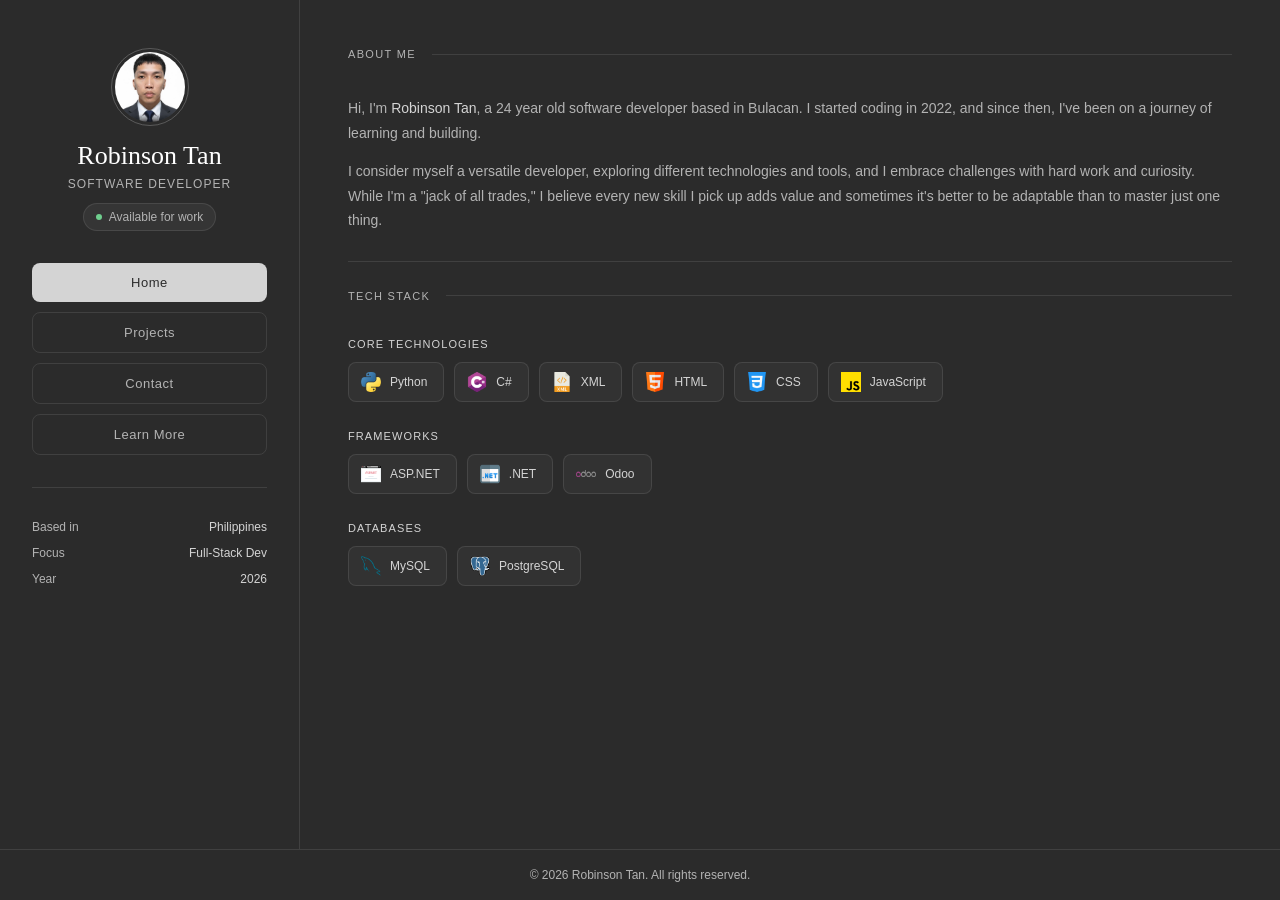
<file: index.html>
<!DOCTYPE html>
<html lang="en">
<head>
    <meta charset="UTF-8">
    <meta name="viewport" content="width=device-width, initial-scale=1.0">
    <title>Robinson Tan | Portfolio</title>
    <link rel="stylesheet" href="assets/css/styles.css">
    <link rel="icon" href="assets/img/profile.jpg" type="image/jpeg">
</head>
<body>

    <!-- HERO + SKILLS WRAP -->
    <section class="hero-skills-wrap">

        <!-- HERO / LEFT PANEL -->

        <aside class="left-panel">

            <!-- PROFILE -->
            <div class="profile-block">
                <div class="avatar-ring">
                    <img src="assets/img/profile.jpg" alt="Robinson Tan" class="profile-img">
                </div>
                <h1 class="profile-name">Robinson Tan</h1>
                <p class="profile-role">Software Developer</p>
                <div class="status-pill">
                    <span class="status-dot"></span>
                    Available for work
                </div>
            </div>

            <!-- BUTTONS -->
            <div class="buttons">
                <a href="index.html" class="btn primary">Home</a>
                <a href="projects.html" class="btn secondary">Projects</a>
                <a href="contact.html" class="btn secondary">Contact</a>
                <a href="about.html" class="btn secondary">Learn More</a>
            </div>

            <div class="divider"></div>

            <!-- QUICK FACTS -->
            <div class="quick-facts">
                <div class="fact-row">
                    <span class="fact-label">Based in</span>
                    <span class="fact-val">Philippines</span>
                </div>
                <div class="fact-row">
                    <span class="fact-label">Focus</span>
                    <span class="fact-val">Full-Stack Dev</span>
                </div>
                <div class="fact-row">
                    <span class="fact-label">Year</span>
                    <span class="fact-val">2026</span>
                </div>
            </div>

        </aside>

        <!-- SKILLS / RIGHT PANEL -->
        <aside class="skills glass">

            <!-- ABOUT -->
            <div class="section-header">
                <span class="section-label">About Me</span>
                <div class="section-line"></div>
            </div>

            <div class="about-block">
                <p class="about-text">Hi, I'm <span class="about-highlight">Robinson Tan</span>, a 24 year old software developer based in Bulacan. I started coding in 2022, and since then, I've been on a journey of learning and building.</p>
                <p class="about-text">I consider myself a versatile developer, exploring different technologies and tools, and I embrace challenges with hard work and curiosity. While I'm a "jack of all trades," I believe every new skill I pick up adds value and sometimes it's better to be adaptable than to master just one thing.</p>
            </div>

            <div class="divider"></div>

            <!-- TECH STACK -->
            <div class="section-header">
                <span class="section-label">Tech Stack</span>
                <div class="section-line"></div>
            </div>

            <div class="skills-category">
                <h3>Core Technologies</h3>
                <div class="icon-grid">
                    <div class="icon-pill"><img src="assets/img/python.png" alt="Python"><span>Python</span></div>
                    <div class="icon-pill"><img src="assets/img/c-sharp.png" alt="C#"><span>C#</span></div>
                    <div class="icon-pill"><img src="assets/img/xml.png" alt="XML"><span>XML</span></div>
                    <div class="icon-pill"><img src="assets/img/html.png" alt="HTML"><span>HTML</span></div>
                    <div class="icon-pill"><img src="assets/img/css.png" alt="CSS"><span>CSS</span></div>
                    <div class="icon-pill"><img src="assets/img/js.png" alt="JavaScript"><span>JavaScript</span></div>
                </div>
            </div>

            <div class="skills-category">
                <h3>Frameworks</h3>
                <div class="icon-grid">
                    <div class="icon-pill"><img src="assets/img/aspnet.png" alt="ASP.NET"><span>ASP.NET</span></div>
                    <div class="icon-pill"><img src="assets/img/dotnet.png" alt=".NET"><span>.NET</span></div>
                    <div class="icon-pill"><img src="assets/img/odoo.png" alt="Odoo"><span>Odoo</span></div>
                </div>
            </div>

            <div class="skills-category">
                <h3>Databases</h3>
                <div class="icon-grid">
                    <div class="icon-pill"><img src="assets/img/mysql.png" alt="MySQL"><span>MySQL</span></div>
                    <div class="icon-pill"><img src="assets/img/postgre.png" alt="PostgreSQL"><span>PostgreSQL</span></div>
                </div>
            </div>

        </aside>

    </section>

    <!-- FOOTER -->
    <footer class="footer">
        <p>© 2026 Robinson Tan. All rights reserved.</p>
    </footer>

</body>
</html>
</file>
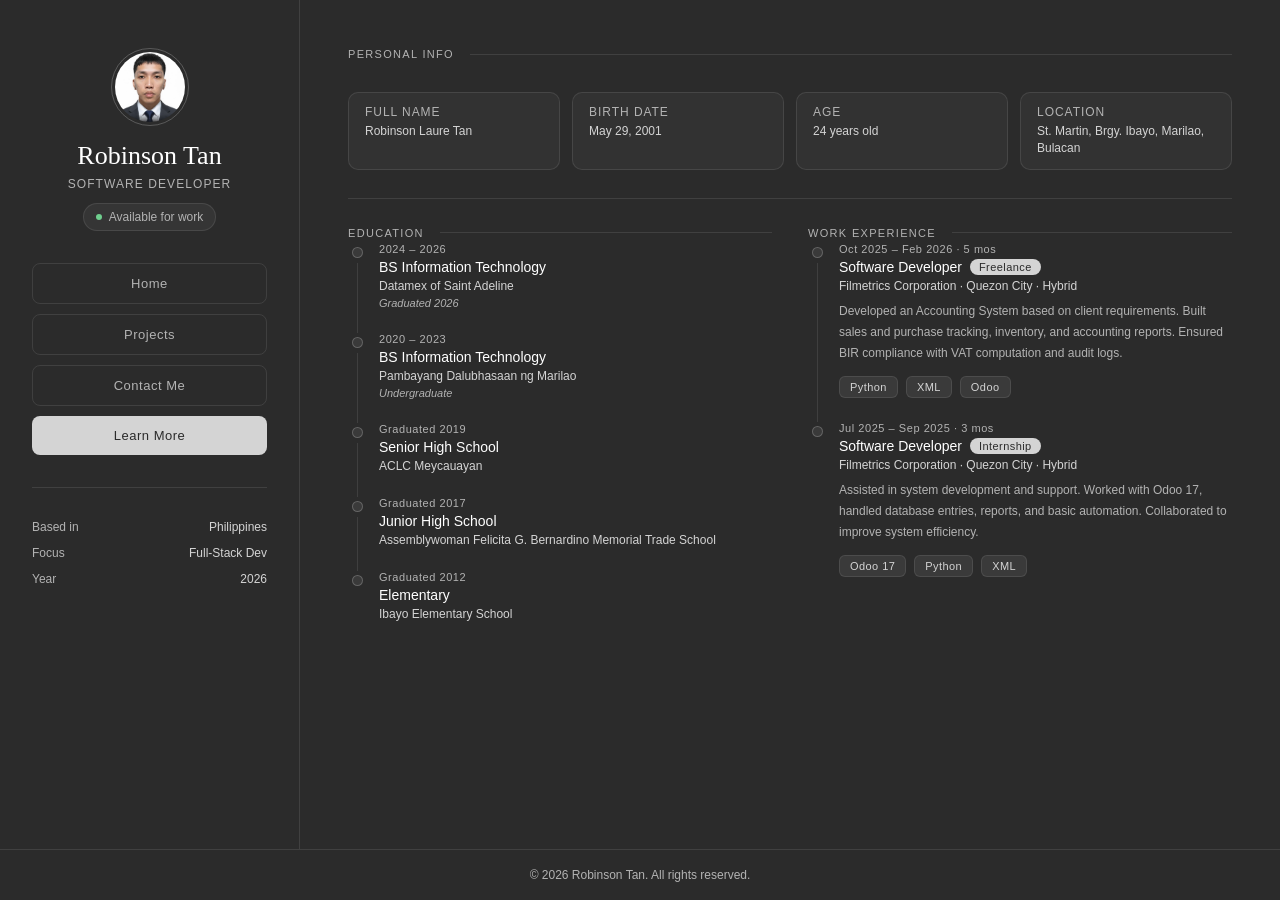
<file: about.html>
<!DOCTYPE html>
<html lang="en">
<head>
    <meta charset="UTF-8">
    <meta name="viewport" content="width=device-width, initial-scale=1.0">
    <title>About | Robinson Tan</title>
    <link rel="stylesheet" href="assets/css/styles.css">
    <link rel="stylesheet" href="assets/css/about.css">
    <link rel="icon" href="assets/img/profile.jpg" type="image/jpeg">
</head>
<body>

    <section class="hero-skills-wrap">

        <!-- LEFT PANEL -->
        <aside class="left-panel">


            <!-- PROFILE -->
            <div class="profile-block">
                <div class="avatar-ring">
                    <img src="assets/img/profile.jpg" alt="Robinson Tan" class="profile-img">
                </div>
                <h1 class="profile-name">Robinson Tan</h1>
                <p class="profile-role">Software Developer</p>
                <div class="status-pill">
                    <span class="status-dot"></span>
                    Available for work
                </div>
            </div>

            <!-- BUTTONS -->
            <div class="buttons">
                <a href="index.html" class="btn secondary">Home</a>
                <a href="projects.html" class="btn secondary">Projects</a>
                <a href="contact.html" class="btn secondary">Contact Me</a>
                <a href="about.html" class="btn secondary active">Learn More</a>
            </div>

            <div class="divider"></div>

            <!-- QUICK FACTS -->
            <div class="quick-facts">
                <div class="fact-row">
                    <span class="fact-label">Based in</span>
                    <span class="fact-val">Philippines</span>
                </div>
                <div class="fact-row">
                    <span class="fact-label">Focus</span>
                    <span class="fact-val">Full-Stack Dev</span>
                </div>
                <div class="fact-row">
                    <span class="fact-label">Year</span>
                    <span class="fact-val">2026</span>
                </div>
            </div>

        </aside>

        <!-- RIGHT PANEL — ABOUT -->
        <main class="right-panel">

            <!-- PERSONAL INFO -->
            <div class="section-header">
                <span class="section-label">Personal Info</span>
                <div class="section-line"></div>
            </div>

            <div class="info-grid">
                <div class="info-item">
                    <span class="info-label">Full Name</span>
                    <span class="info-val">Robinson Laure Tan</span>
                </div>
                <div class="info-item">
                    <span class="info-label">Birth Date</span>
                    <span class="info-val">May 29, 2001</span>
                </div>
                <div class="info-item">
                    <span class="info-label">Age</span>
                    <span class="info-val">24 years old</span>
                </div>
                <div class="info-item">
                    <span class="info-label">Location</span>
                    <span class="info-val">St. Martin, Brgy. Ibayo, Marilao, Bulacan</span>
                </div>
            </div>

            <div class="divider"></div>

            <!-- EDUCATION + EXPERIENCE SIDE BY SIDE -->
            <div class="two-col-layout">

                <!-- EDUCATION -->
                <div>
                    <div class="section-header">
                        <span class="section-label">Education</span>
                        <div class="section-line"></div>
                    </div>

                    <div class="timeline">

                        <div class="timeline-item">
                            <div class="timeline-dot"></div>
                            <div class="timeline-body">
                                <span class="timeline-year">2024 – 2026</span>
                                <h3 class="timeline-title">BS Information Technology</h3>
                                <p class="timeline-place">Datamex of Saint Adeline</p>
                                <span class="timeline-note">Graduated 2026</span>
                            </div>
                        </div>

                        <div class="timeline-item">
                            <div class="timeline-dot"></div>
                            <div class="timeline-body">
                                <span class="timeline-year">2020 – 2023</span>
                                <h3 class="timeline-title">BS Information Technology</h3>
                                <p class="timeline-place">Pambayang Dalubhasaan ng Marilao</p>
                                <span class="timeline-note">Undergraduate</span>
                            </div>
                        </div>

                        <div class="timeline-item">
                            <div class="timeline-dot"></div>
                            <div class="timeline-body">
                                <span class="timeline-year">Graduated 2019</span>
                                <h3 class="timeline-title">Senior High School</h3>
                                <p class="timeline-place">ACLC Meycauayan</p>
                            </div>
                        </div>

                        <div class="timeline-item">
                            <div class="timeline-dot"></div>
                            <div class="timeline-body">
                                <span class="timeline-year">Graduated 2017</span>
                                <h3 class="timeline-title">Junior High School</h3>
                                <p class="timeline-place">Assemblywoman Felicita G. Bernardino Memorial Trade School</p>
                            </div>
                        </div>

                        <div class="timeline-item">
                            <div class="timeline-dot"></div>
                            <div class="timeline-body">
                                <span class="timeline-year">Graduated 2012</span>
                                <h3 class="timeline-title">Elementary</h3>
                                <p class="timeline-place">Ibayo Elementary School</p>
                            </div>
                        </div>

                    </div>
                </div>

                <!-- WORK EXPERIENCE -->
                <div>
                    <div class="section-header">
                        <span class="section-label">Work Experience</span>
                        <div class="section-line"></div>
                    </div>

                    <div class="timeline">

                        <div class="timeline-item">
                            <div class="timeline-dot"></div>
                            <div class="timeline-body">
                                <span class="timeline-year">Oct 2025 – Feb 2026 · 5 mos</span>
                                <h3 class="timeline-title">Software Developer <span class="role-badge">Freelance</span></h3>
                                <p class="timeline-place">Filmetrics Corporation · Quezon City · Hybrid</p>
                                <p class="timeline-desc">Developed an Accounting System based on client requirements. Built sales and purchase tracking, inventory, and accounting reports. Ensured BIR compliance with VAT computation and audit logs.</p>
                                <div class="timeline-tags">
                                    <span class="skill-tag">Python</span>
                                    <span class="skill-tag">XML</span>
                                    <span class="skill-tag">Odoo</span>
                                </div>
                            </div>
                        </div>

                        <div class="timeline-item">
                            <div class="timeline-dot"></div>
                            <div class="timeline-body">
                                <span class="timeline-year">Jul 2025 – Sep 2025 · 3 mos</span>
                                <h3 class="timeline-title">Software Developer <span class="role-badge">Internship</span></h3>
                                <p class="timeline-place">Filmetrics Corporation · Quezon City · Hybrid</p>
                                <p class="timeline-desc">Assisted in system development and support. Worked with Odoo 17, handled database entries, reports, and basic automation. Collaborated to improve system efficiency.</p>
                                <div class="timeline-tags">
                                    <span class="skill-tag">Odoo 17</span>
                                    <span class="skill-tag">Python</span>
                                    <span class="skill-tag">XML</span>
                                </div>
                            </div>
                        </div>

                    </div>
                </div>

            </div>

        </main>

    </section>

    <!-- FOOTER -->
    <footer class="footer">
        <p>© 2026 Robinson Tan. All rights reserved.</p>
    </footer>

</body>
</html>
</file>
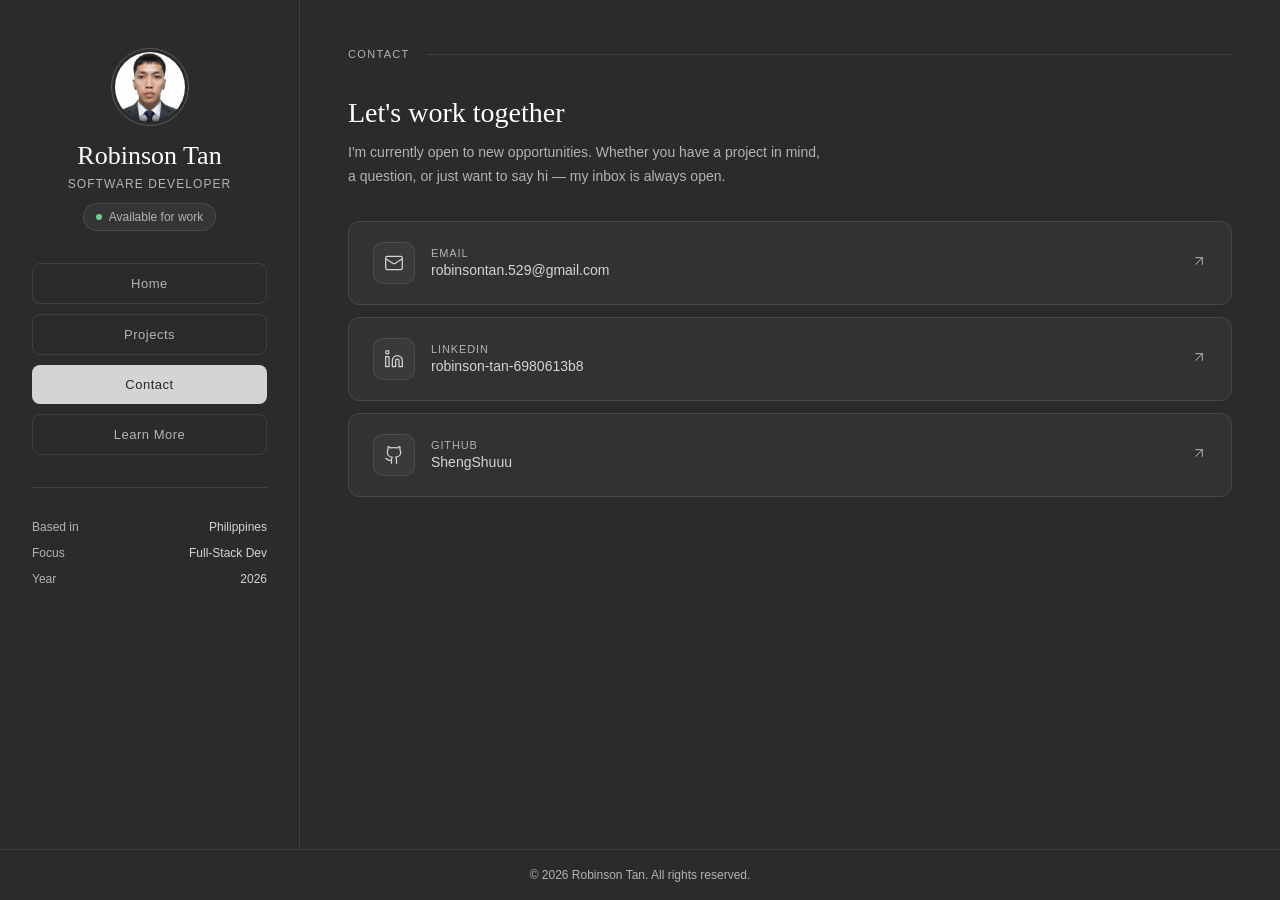
<file: contact.html>
<!DOCTYPE html>
<html lang="en">
<head>
    <meta charset="UTF-8">
    <meta name="viewport" content="width=device-width, initial-scale=1.0">
    <title>Contact | Robinson Tan</title>
    <link rel="stylesheet" href="assets/css/styles.css">
    <link rel="stylesheet" href="assets/css/contact.css">
    <link rel="icon" href="assets/img/profile.jpg" type="image/jpeg">
</head>
<body>

    <section class="hero-skills-wrap">

        <!-- LEFT PANEL -->
        <aside class="left-panel">


            <!-- PROFILE -->
            <div class="profile-block">
                <div class="avatar-ring">
                    <img src="assets/img/profile.jpg" alt="Robinson Tan" class="profile-img">
                </div>
                <h1 class="profile-name">Robinson Tan</h1>
                <p class="profile-role">Software Developer</p>
                <div class="status-pill">
                    <span class="status-dot"></span>
                    Available for work
                </div>
            </div>

            <!-- BUTTONS -->
            <div class="buttons">
                <a href="index.html" class="btn secondary">Home</a>
                <a href="projects.html" class="btn secondary">Projects</a>
                <a href="contact.html" class="btn secondary active">Contact</a>
                <a href="about.html" class="btn secondary">Learn More</a>
            </div>

            <div class="divider"></div>

            <!-- QUICK FACTS -->
            <div class="quick-facts">
                <div class="fact-row">
                    <span class="fact-label">Based in</span>
                    <span class="fact-val">Philippines</span>
                </div>
                <div class="fact-row">
                    <span class="fact-label">Focus</span>
                    <span class="fact-val">Full-Stack Dev</span>
                </div>
                <div class="fact-row">
                    <span class="fact-label">Year</span>
                    <span class="fact-val">2026</span>
                </div>
            </div>

        </aside>

        <!-- RIGHT PANEL — CONTACT -->
        <main class="right-panel">

            <div class="section-header">
                <span class="section-label">Contact</span>
                <div class="section-line"></div>
            </div>

            <!-- INTRO -->
            <div class="contact-intro">
                <h2 class="contact-heading">Let's work together</h2>
                <p class="contact-sub">I'm currently open to new opportunities. Whether you have a project in mind, a question, or just want to say hi — my inbox is always open.</p>
            </div>

            <!-- CONTACT CARDS -->
            <div class="contact-list">

                <!-- EMAIL -->
                <a href="mailto:robinsontan.529@gmail.com" class="contact-card">
                    <div class="contact-icon">
                        <svg xmlns="http://www.w3.org/2000/svg" width="20" height="20" viewBox="0 0 24 24" fill="none" stroke="currentColor" stroke-width="1.5" stroke-linecap="round" stroke-linejoin="round">
                            <rect width="20" height="16" x="2" y="4" rx="2"/>
                            <path d="m22 7-8.97 5.7a1.94 1.94 0 0 1-2.06 0L2 7"/>
                        </svg>
                    </div>
                    <div class="contact-info">
                        <span class="contact-label">Email</span>
                        <span class="contact-value">robinsontan.529@gmail.com</span>
                    </div>
                    <div class="contact-arrow">
                        <svg xmlns="http://www.w3.org/2000/svg" width="16" height="16" viewBox="0 0 24 24" fill="none" stroke="currentColor" stroke-width="1.5" stroke-linecap="round" stroke-linejoin="round">
                            <path d="M7 7h10v10"/><path d="M7 17 17 7"/>
                        </svg>
                    </div>
                </a>

                <!-- LINKEDIN -->
                <a href="https://www.linkedin.com/in/robinson-tan-6980613b8/" target="_blank" rel="noopener noreferrer" class="contact-card">
                    <div class="contact-icon">
                        <svg xmlns="http://www.w3.org/2000/svg" width="20" height="20" viewBox="0 0 24 24" fill="none" stroke="currentColor" stroke-width="1.5" stroke-linecap="round" stroke-linejoin="round">
                            <path d="M16 8a6 6 0 0 1 6 6v7h-4v-7a2 2 0 0 0-2-2 2 2 0 0 0-2 2v7h-4v-7a6 6 0 0 1 6-6z"/>
                            <rect width="4" height="12" x="2" y="9"/><circle cx="4" cy="4" r="2"/>
                        </svg>
                    </div>
                    <div class="contact-info">
                        <span class="contact-label">LinkedIn</span>
                        <span class="contact-value">robinson-tan-6980613b8</span>
                    </div>
                    <div class="contact-arrow">
                        <svg xmlns="http://www.w3.org/2000/svg" width="16" height="16" viewBox="0 0 24 24" fill="none" stroke="currentColor" stroke-width="1.5" stroke-linecap="round" stroke-linejoin="round">
                            <path d="M7 7h10v10"/><path d="M7 17 17 7"/>
                        </svg>
                    </div>
                </a>

                <!-- GITHUB -->
                <a href="https://github.com/ShengShuuu" target="_blank" rel="noopener noreferrer" class="contact-card">
                    <div class="contact-icon">
                        <svg xmlns="http://www.w3.org/2000/svg" width="20" height="20" viewBox="0 0 24 24" fill="none" stroke="currentColor" stroke-width="1.5" stroke-linecap="round" stroke-linejoin="round">
                            <path d="M15 22v-4a4.8 4.8 0 0 0-1-3.5c3 0 6-2 6-5.5.08-1.25-.27-2.48-1-3.5.28-1.15.28-2.35 0-3.5 0 0-1 0-3 1.5-2.64-.5-5.36-.5-8 0C6 2 5 2 5 2c-.3 1.15-.3 2.35 0 3.5A5.403 5.403 0 0 0 4 9c0 3.5 3 5.5 6 5.5-.39.49-.68 1.05-.85 1.65-.17.6-.22 1.23-.15 1.85v4"/>
                            <path d="M9 18c-4.51 2-5-2-7-2"/>
                        </svg>
                    </div>
                    <div class="contact-info">
                        <span class="contact-label">GitHub</span>
                        <span class="contact-value">ShengShuuu</span>
                    </div>
                    <div class="contact-arrow">
                        <svg xmlns="http://www.w3.org/2000/svg" width="16" height="16" viewBox="0 0 24 24" fill="none" stroke="currentColor" stroke-width="1.5" stroke-linecap="round" stroke-linejoin="round">
                            <path d="M7 7h10v10"/><path d="M7 17 17 7"/>
                        </svg>
                    </div>
                </a>

            </div>

        </main>

    </section>

    <!-- FOOTER -->
    <footer class="footer">
        <p>© 2026 Robinson Tan. All rights reserved.</p>
    </footer>

</body>
</html>
</file>
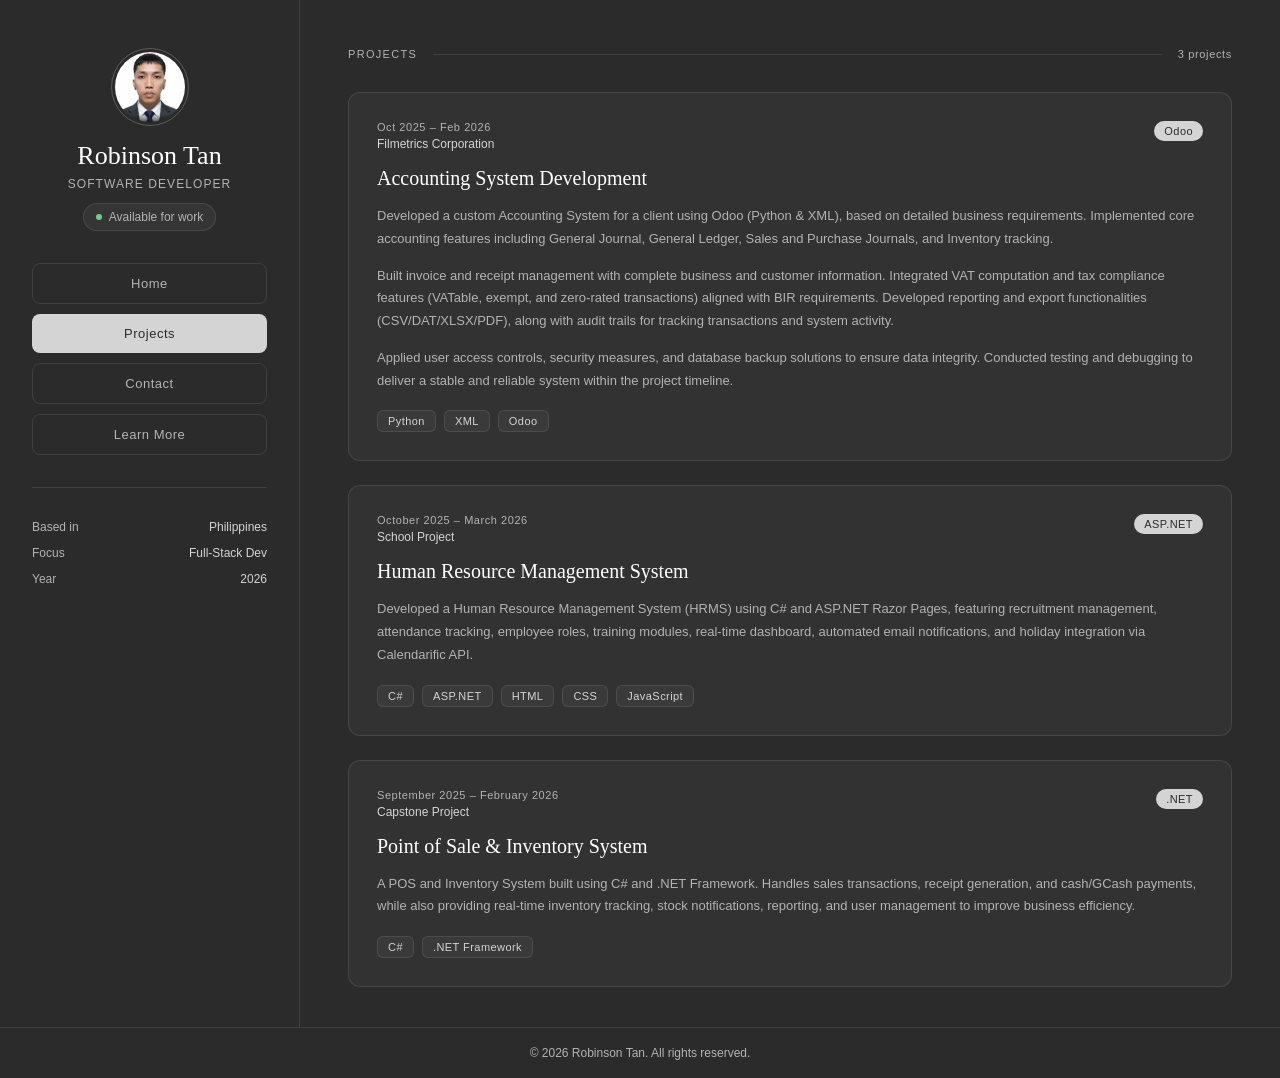
<file: projects.html>
<!DOCTYPE html>
<html lang="en">
<head>
    <meta charset="UTF-8">
    <meta name="viewport" content="width=device-width, initial-scale=1.0">
    <title>Projects | Robinson Tan</title>
    <link rel="stylesheet" href="assets/css/styles.css">
    <link rel="stylesheet" href="assets/css/projects.css">
    <link rel="icon" href="assets/img/profile.jpg" type="image/jpeg">
</head>
<body>

    <section class="hero-skills-wrap">

        <!-- LEFT PANEL -->
        <aside class="left-panel">

            <!-- PROFILE -->
            <div class="profile-block">
                <div class="avatar-ring">
                    <img src="assets/img/profile.jpg" alt="Robinson Tan" class="profile-img">
                </div>
                <h1 class="profile-name">Robinson Tan</h1>
                <p class="profile-role">Software Developer</p>
                <div class="status-pill">
                    <span class="status-dot"></span>
                    Available for work
                </div>
            </div>

            <!-- BUTTONS -->
            <div class="buttons">
                <a href="index.html" class="btn secondary">Home</a>
                <a href="projects.html" class="btn secondary active">Projects</a>
                <a href="contact.html" class="btn secondary">Contact</a>
                <a href="about.html" class="btn secondary">Learn More</a>
            </div>

            <div class="divider"></div>

            <!-- QUICK FACTS -->
            <div class="quick-facts">
                <div class="fact-row">
                    <span class="fact-label">Based in</span>
                    <span class="fact-val">Philippines</span>
                </div>
                <div class="fact-row">
                    <span class="fact-label">Focus</span>
                    <span class="fact-val">Full-Stack Dev</span>
                </div>
                <div class="fact-row">
                    <span class="fact-label">Year</span>
                    <span class="fact-val">2026</span>
                </div>
            </div>

        </aside>

        <!-- RIGHT PANEL — PROJECTS -->
        <main class="right-panel">

            <div class="section-header">
                <span class="section-label">Projects</span>
                <div class="section-line"></div>
                <span class="project-count">3 projects</span>
            </div>

            <!-- PROJECT 1 -->
            <article class="project-card">
                <div class="project-top">
                    <div class="project-meta">
                        <span class="project-date">Oct 2025 – Feb 2026</span>
                        <span class="project-company">Filmetrics Corporation</span>
                    </div>
                    <div class="project-badge">Odoo</div>
                </div>

                <h2 class="project-title">Accounting System Development</h2>

                <p class="project-desc">Developed a custom Accounting System for a client using Odoo (Python & XML), based on detailed business requirements. Implemented core accounting features including General Journal, General Ledger, Sales and Purchase Journals, and Inventory tracking.</p>
                <p class="project-desc">Built invoice and receipt management with complete business and customer information. Integrated VAT computation and tax compliance features (VATable, exempt, and zero-rated transactions) aligned with BIR requirements. Developed reporting and export functionalities (CSV/DAT/XLSX/PDF), along with audit trails for tracking transactions and system activity.</p>
                <p class="project-desc">Applied user access controls, security measures, and database backup solutions to ensure data integrity. Conducted testing and debugging to deliver a stable and reliable system within the project timeline.</p>

                <div class="project-skills">
                    <span class="skill-tag">Python</span>
                    <span class="skill-tag">XML</span>
                    <span class="skill-tag">Odoo</span>
                </div>
            </article>

            <!-- PROJECT 2 -->
            <article class="project-card">
                <div class="project-top">
                    <div class="project-meta">
                        <span class="project-date">October 2025 – March 2026</span>
                        <span class="project-company">School Project</span>
                    </div>
                    <div class="project-badge">ASP.NET</div>
                </div>

                <h2 class="project-title">Human Resource Management System</h2>

                <p class="project-desc">Developed a Human Resource Management System (HRMS) using C# and ASP.NET Razor Pages, featuring recruitment management, attendance tracking, employee roles, training modules, real-time dashboard, automated email notifications, and holiday integration via Calendarific API.</p>

                <div class="project-skills">
                    <span class="skill-tag">C#</span>
                    <span class="skill-tag">ASP.NET</span>
                    <span class="skill-tag">HTML</span>
                    <span class="skill-tag">CSS</span>
                    <span class="skill-tag">JavaScript</span>
                </div>
            </article>

            <!-- PROJECT 3 -->
            <article class="project-card">
                <div class="project-top">
                    <div class="project-meta">
                        <span class="project-date">September 2025 – February 2026</span>
                        <span class="project-company">Capstone Project</span>
                    </div>
                    <div class="project-badge">.NET</div>
                </div>

                <h2 class="project-title">Point of Sale & Inventory System</h2>

                <p class="project-desc">A POS and Inventory System built using C# and .NET Framework. Handles sales transactions, receipt generation, and cash/GCash payments, while also providing real-time inventory tracking, stock notifications, reporting, and user management to improve business efficiency.</p>

                <div class="project-skills">
                    <span class="skill-tag">C#</span>
                    <span class="skill-tag">.NET Framework</span>
                </div>
            </article>

        </main>

    </section>

    <!-- FOOTER -->
    <footer class="footer">
        <p>© 2026 Robinson Tan. All rights reserved.</p>
    </footer>

</body>
</html>
</file>
<file: assets/css/styles.css>
/* ===== VARIABLES ===== */
:root {
    --white:   #ffffff;
    --light:   #D4D4D4;
    --mid:     #B3B3B3;
    --dark:    #2B2B2B;
    --surface: #323232;
    --surface2:#3a3a3a;
    --border:  rgba(179,179,179,0.15);
    --border-hover: rgba(179,179,179,0.35);
}

/* ===== RESET ===== */
* {
    margin: 0;
    padding: 0;
    box-sizing: border-box;
}

/* ===== GLOBAL ===== */
body {
    font-family: 'DM Sans', 'Segoe UI', sans-serif;
    background: var(--dark);
    color: var(--white);
    min-height: 100vh;
    display: flex;
    flex-direction: column;
}

/* ===== HERO-SKILLS WRAP ===== */
.hero-skills-wrap {
    display: flex;
    flex: 1;
    flex-wrap: wrap;
}

/* ===== LEFT PANEL (HERO) ===== */
.left-panel {
    flex: 0 0 300px;
    border-right: 1px solid var(--border);
    padding: 48px 32px;
    display: flex;
    flex-direction: column;
    gap: 32px;
}

/* PROFILE */
.profile-block {
    display: flex;
    flex-direction: column;
    align-items: center; 
    gap: 0;
}

.avatar-ring {
    width: 78px;
    height: 78px;
    border-radius: 50%;
    border: 1.5px solid var(--border-hover);
    padding: 3px;
    display: inline-flex;
    margin-bottom: 14px;
  
}

.profile-img {
    width: 100%;
    height: 100%;
    border-radius: 50%;
    object-fit: cover;
    background: var(--surface2);
    display: block;
}

.profile-name {
    font-family: 'Playfair Display', Georgia, serif;
    font-size: 26px;
    font-weight: 400;
    line-height: 1.2;
    color: var(--white);
}

.profile-role {
    font-size: 12px;
    color: var(--mid);
    letter-spacing: 0.09em;
    text-transform: uppercase;
    margin-top: 6px;
}

.status-pill {
    display: inline-flex;
    align-items: center;
    gap: 7px;
    padding: 6px 12px;
    background: rgba(255,255,255,0.05);
    border: 1px solid var(--border);
    border-radius: 100px;
    font-size: 12px;
    color: var(--mid);
    width: fit-content;
    margin-top: 12px;
}

.status-dot {
    width: 6px;
    height: 6px;
    border-radius: 50%;
    background: #6fcf8e;
    flex-shrink: 0;
}

/* ===== BUTTONS ===== */
.buttons {
    display: flex;
    flex-direction: column;
    gap: 10px;
}

.btn {
    padding: 12px 20px;
    border-radius: 8px;
    text-decoration: none;
    display: block;
    text-align: center;
    font-family: 'DM Sans', sans-serif;
    font-size: 13px;
    font-weight: 500;
    letter-spacing: 0.04em;
    transition: background 0.2s, color 0.2s, border-color 0.2s, transform 0.15s;
    cursor: pointer;
}

.btn.primary {
    background: var(--light);
    color: var(--dark);
    border: none;
    font-weight: 500;
}

.btn.primary:hover {
    background: var(--white);
    transform: translateY(-1px);
}

.btn.secondary {
    background: transparent;
    color: var(--mid);
    border: 1px solid var(--border);
    font-weight: 400;
}

.btn.secondary:hover {
    border-color: var(--border-hover);
    color: var(--white);
    transform: translateY(-1px);
}

/* ===== DIVIDER ===== */
.divider {
    height: 1px;
    background: var(--border);
}

/* ===== QUICK FACTS ===== */
.quick-facts {
    display: flex;
    flex-direction: column;
    gap: 12px;
}

.fact-row {
    display: flex;
    justify-content: space-between;
    align-items: center;
}

.fact-label {
    font-size: 12px;
    color: var(--mid);
}

.fact-val {
    font-size: 12px;
    color: var(--light);
    font-weight: 500;
}

/* ===== RIGHT PANEL (SKILLS) ===== */
.skills {
    flex: 1;
    padding: 48px 48px 40px;
    display: flex;
    flex-direction: column;
    gap: 28px;
    color: var(--light);
}

/* SECTION HEADER */
.section-header {
    display: flex;
    align-items: center;
    gap: 16px;
    margin-bottom: 8px;
}

.section-label {
    font-size: 11px;
    letter-spacing: 0.12em;
    text-transform: uppercase;
    color: var(--mid);
    white-space: nowrap;
}

.section-line {
    flex: 1;
    height: 1px;
    background: var(--border);
}

/* ===== SKILL CATEGORIES ===== */
.skills-category {
    display: flex;
    flex-direction: column;
    gap: 12px;
}

.skills-category h3 {
    font-size: 11px;
    letter-spacing: 0.1em;
    text-transform: uppercase;
    color: var(--light);
    font-weight: 500;
}

/* ===== ICON PILLS ===== */
.icon-grid {
    display: flex;
    flex-wrap: wrap;
    gap: 10px;
}

.icon-pill {
    display: flex;
    align-items: center;
    gap: 9px;
    padding: 9px 16px 9px 12px;
    background: var(--surface);
    border: 1px solid var(--border);
    border-radius: 8px;
    transition: border-color 0.2s, background 0.2s, transform 0.15s;
    cursor: default;
}

.icon-pill:hover {
    border-color: var(--border-hover);
    background: var(--surface2);
    transform: translateY(-2px);
}

.icon-pill img {
    width: 20px;
    height: 20px;
    object-fit: contain;
    flex-shrink: 0;
}

.icon-pill span {
    font-size: 12px;
    color: var(--light);
    font-weight: 400;
    white-space: nowrap;
}

/* ===== ABOUT BLOCK ===== */
.about-block {
    display: flex;
    flex-direction: column;
    gap: 14px;
}

.about-text {
    font-size: 14px;
    line-height: 1.75;
    color: var(--mid);
    font-weight: 400;
}

.about-highlight {
    color: var(--light);
    font-weight: 500;
}

/* ===== FOOTER ===== */
.footer {
    text-align: center;
    padding: 18px 40px;
    border-top: 1px solid var(--border);
    background: var(--dark);
    color: var(--mid);
    font-size: 12px;
}

/* ===== RESPONSIVE ===== */
@media (max-width: 768px) {
    .hero-skills-wrap {
        flex-direction: column;
    }

    .left-panel {
        flex: none;
        width: 100%;
        border-right: none;
        border-bottom: 1px solid var(--border);
        padding: 36px 24px;
    }

    .skills {
        padding: 36px 24px;
    }
}

@media (max-width: 480px) {
    .icon-grid {
        gap: 8px;
    }

    .icon-pill {
        padding: 8px 12px 8px 10px;
    }
}
</file>
<file: assets/css/about.css>
/* ===== RIGHT PANEL ===== */
.right-panel {
    flex: 1;
    padding: 48px 48px 40px;
    display: flex;
    flex-direction: column;
    gap: 28px;
    overflow-y: auto;
}

/* ===== SECTION HEADER ===== */
.section-header {
    display: flex;
    align-items: center;
    gap: 16px;
    margin-bottom: 4px;
}

.section-label {
    font-size: 11px;
    letter-spacing: 0.12em;
    text-transform: uppercase;
    color: var(--mid);
    white-space: nowrap;
}

.section-line {
    flex: 1;
    height: 1px;
    background: var(--border);
}

/* ===== ACTIVE BUTTON ===== */
.btn.active {
    background: var(--light);
    color: var(--dark);
    border: none;
    font-weight: 500;
}

.btn.active:hover {
    background: var(--white);
    color: var(--dark);
}

/* ===== PERSONAL INFO GRID ===== */
.info-grid {
    display: grid;
    grid-template-columns: repeat(4, 1fr);
    gap: 12px;
}

.info-item {
    display: flex;
    flex-direction: column;
    gap: 4px;
    padding: 12px 16px;
    background: var(--surface);
    border: 1px solid var(--border);
    border-radius: 10px;
}

.info-label {
    font-size: 12px;
    letter-spacing: 0.08em;
    text-transform: uppercase;
    color: var(--mid);
}

.info-val {
    font-size: 12px;
    color: var(--light);
    font-weight: 400;
    line-height: 1.4;
}

/* ===== TWO COLUMN LAYOUT ===== */
.two-col-layout {
    display: grid;
    grid-template-columns: 1fr 1fr;
    gap: 36px;
    align-items: start;
}

/* ===== TIMELINE ===== */
.timeline {
    display: flex;
    flex-direction: column;
    gap: 0;
    padding-left: 4px;
}

.timeline-item {
    display: flex;
    gap: 16px;
    position: relative;
    padding-bottom: 20px;
}

/* VERTICAL LINE */
.timeline-item:not(:last-child)::before {
    content: '';
    position: absolute;
    left: 5px;
    top: 20px;
    bottom: 0;
    width: 1px;
    background: var(--border);
}

/* DOT */
.timeline-dot {
    width: 11px;
    height: 11px;
    border-radius: 50%;
    background: var(--surface2);
    border: 1.5px solid var(--border-hover);
    flex-shrink: 0;
    margin-top: 4px;
    position: relative;
    z-index: 1;
}

/* BODY */
.timeline-body {
    display: flex;
    flex-direction: column;
    gap: 4px;
    flex: 1;
    padding-bottom: 4px;
}

.timeline-year {
    font-size: 11px;
    color: var(--mid);
    letter-spacing: 0.05em;
}

.timeline-title {
    font-size: 14px;
    font-weight: 500;
    color: var(--white);
    display: flex;
    align-items: center;
    gap: 8px;
    flex-wrap: wrap;
}

.timeline-place {
    font-size: 12px;
    color: var(--light);
    font-weight: 400;
}

.timeline-note {
    font-size: 11px;
    color: var(--mid);
    font-style: italic;
}

.timeline-desc {
    font-size: 12px;
    line-height: 1.75;
    color: var(--mid);
    margin-top: 4px;
}

/* ROLE BADGE */
.role-badge {
    font-size: 11px;
    font-weight: 500;
    color: var(--dark);
    background: var(--light);
    padding: 2px 9px;
    border-radius: 100px;
    letter-spacing: 0.04em;
    font-style: normal;
}

/* SKILL TAGS */
.timeline-tags {
    display: flex;
    flex-wrap: wrap;
    gap: 8px;
    margin-top: 8px;
}

.skill-tag {
    font-size: 11px;
    color: var(--light);
    border: 1px solid var(--border);
    border-radius: 6px;
    padding: 4px 10px;
    letter-spacing: 0.04em;
    background: var(--surface2);
    transition: border-color 0.2s;
}

.skill-tag:hover {
    border-color: var(--border-hover);
}

/* ===== RESPONSIVE ===== */
@media (max-width: 1024px) {
    .info-grid {
        grid-template-columns: 1fr 1fr;
    }
}

@media (max-width: 768px) {
    .right-panel {
        padding: 36px 24px;
    }

    .info-grid {
        grid-template-columns: 1fr 1fr;
    }

    .two-col-layout {
        grid-template-columns: 1fr;
        gap: 24px;
    }
}

@media (max-width: 480px) {
    .info-grid {
        grid-template-columns: 1fr;
    }

    .timeline-title {
        font-size: 13px;
    }
}
</file>
<file: assets/css/contact.css>
/* ===== RIGHT PANEL ===== */
.right-panel {
    flex: 1;
    padding: 48px 48px 40px;
    display: flex;
    flex-direction: column;
    gap: 32px;
}

/* SECTION HEADER */
.section-header {
    display: flex;
    align-items: center;
    gap: 16px;
    margin-bottom: 4px;
}

.section-label {
    font-size: 11px;
    letter-spacing: 0.12em;
    text-transform: uppercase;
    color: var(--mid);
    white-space: nowrap;
}

.section-line {
    flex: 1;
    height: 1px;
    background: var(--border);
}

/* ===== ACTIVE BUTTON STATE ===== */
.btn.active {
    background: var(--light);
    color: var(--dark);
    border: none;
    font-weight: 500;
}

.btn.active:hover {
    background: var(--white);
    color: var(--dark);
}

/* ===== INTRO ===== */
.contact-intro {
    display: flex;
    flex-direction: column;
    gap: 10px;
}

.contact-heading {
    font-family: 'Playfair Display', Georgia, serif;
    font-size: 28px;
    font-weight: 400;
    color: var(--white);
    line-height: 1.2;
}

.contact-sub {
    font-size: 14px;
    line-height: 1.75;
    color: var(--mid);
    max-width: 480px;
}

/* ===== CONTACT LIST ===== */
.contact-list {
    display: flex;
    flex-direction: column;
    gap: 12px;
}

/* ===== CONTACT CARD ===== */
.contact-card {
    display: flex;
    align-items: center;
    gap: 16px;
    padding: 20px 24px;
    background: var(--surface);
    border: 1px solid var(--border);
    border-radius: 12px;
    text-decoration: none;
    transition: border-color 0.2s, background 0.2s, transform 0.15s;
}

.contact-card:hover {
    border-color: var(--border-hover);
    background: var(--surface2);
    transform: translateY(-2px);
}

/* ICON */
.contact-icon {
    width: 42px;
    height: 42px;
    border-radius: 10px;
    background: var(--surface2);
    border: 1px solid var(--border);
    display: flex;
    align-items: center;
    justify-content: center;
    color: var(--light);
    flex-shrink: 0;
    transition: border-color 0.2s;
}

.contact-card:hover .contact-icon {
    border-color: var(--border-hover);
}

/* INFO */
.contact-info {
    display: flex;
    flex-direction: column;
    gap: 3px;
    flex: 1;
}

.contact-label {
    font-size: 11px;
    letter-spacing: 0.08em;
    text-transform: uppercase;
    color: var(--mid);
}

.contact-value {
    font-size: 14px;
    color: var(--light);
    font-weight: 400;
}

/* ARROW */
.contact-arrow {
    color: var(--mid);
    flex-shrink: 0;
    transition: color 0.2s, transform 0.2s;
}

.contact-card:hover .contact-arrow {
    color: var(--light);
    transform: translate(2px, -2px);
}

/* ===== RESPONSIVE ===== */
@media (max-width: 768px) {
    .right-panel {
        padding: 36px 24px;
    }

    .contact-card {
        padding: 16px 18px;
    }

    .contact-heading {
        font-size: 22px;
    }
}

@media (max-width: 480px) {
    .contact-value {
        font-size: 13px;
        word-break: break-all;
    }
}
</file>
<file: assets/css/projects.css>
/* ===== RIGHT PANEL ===== */
.right-panel {
    flex: 1;
    padding: 48px 48px 40px;
    display: flex;
    flex-direction: column;
    gap: 24px;
    overflow-y: auto;
}

/* SECTION HEADER */
.section-header {
    display: flex;
    align-items: center;
    gap: 16px;
    margin-bottom: 8px;
}

.section-label {
    font-size: 11px;
    letter-spacing: 0.12em;
    text-transform: uppercase;
    color: var(--mid);
    white-space: nowrap;
}

.section-line {
    flex: 1;
    height: 1px;
    background: var(--border);
}

.project-count {
    font-size: 11px;
    color: var(--mid);
    letter-spacing: 0.06em;
    white-space: nowrap;
}

/* ===== ACTIVE BUTTON STATE ===== */
.btn.active {
    background: var(--light);
    color: var(--dark);
    border: none;
    font-weight: 500;
}

.btn.active:hover {
    background: var(--white);
    color: var(--dark);
}

/* ===== PROJECT CARD ===== */
.project-card {
    background: var(--surface);
    border: 1px solid var(--border);
    border-radius: 12px;
    padding: 28px;
    display: flex;
    flex-direction: column;
    gap: 14px;
    transition: border-color 0.2s, transform 0.2s;
}

.project-card:hover {
    border-color: var(--border-hover);
    transform: translateY(-2px);
}

/* TOP ROW */
.project-top {
    display: flex;
    align-items: flex-start;
    justify-content: space-between;
    gap: 12px;
}

.project-meta {
    display: flex;
    flex-direction: column;
    gap: 4px;
}

.project-date {
    font-size: 11px;
    color: var(--mid);
    letter-spacing: 0.05em;
}

.project-company {
    font-size: 12px;
    color: var(--light);
    font-weight: 500;
}

/* BADGE */
.project-badge {
    font-size: 11px;
    font-weight: 500;
    color: var(--dark);
    background: var(--light);
    padding: 4px 10px;
    border-radius: 100px;
    letter-spacing: 0.04em;
    white-space: nowrap;
    flex-shrink: 0;
}

/* TITLE */
.project-title {
    font-family: 'Playfair Display', Georgia, serif;
    font-size: 20px;
    font-weight: 400;
    color: var(--white);
    line-height: 1.3;
}

/* DESCRIPTION */
.project-desc {
    font-size: 13px;
    line-height: 1.75;
    color: var(--mid);
    font-weight: 400;
}

/* SKILLS */
.project-skills {
    display: flex;
    flex-wrap: wrap;
    gap: 8px;
    margin-top: 4px;
}

.skill-tag {
    font-size: 11px;
    color: var(--light);
    border: 1px solid var(--border);
    border-radius: 6px;
    padding: 4px 10px;
    letter-spacing: 0.04em;
    background: var(--surface2);
    transition: border-color 0.2s;
}

.skill-tag:hover {
    border-color: var(--border-hover);
}

/* ===== RESPONSIVE ===== */
@media (max-width: 768px) {
    .right-panel {
        padding: 36px 24px;
    }

    .project-card {
        padding: 20px;
    }
}

@media (max-width: 480px) {
    .project-top {
        flex-direction: column;
        gap: 8px;
    }

    .project-title {
        font-size: 17px;
    }
}
</file>
